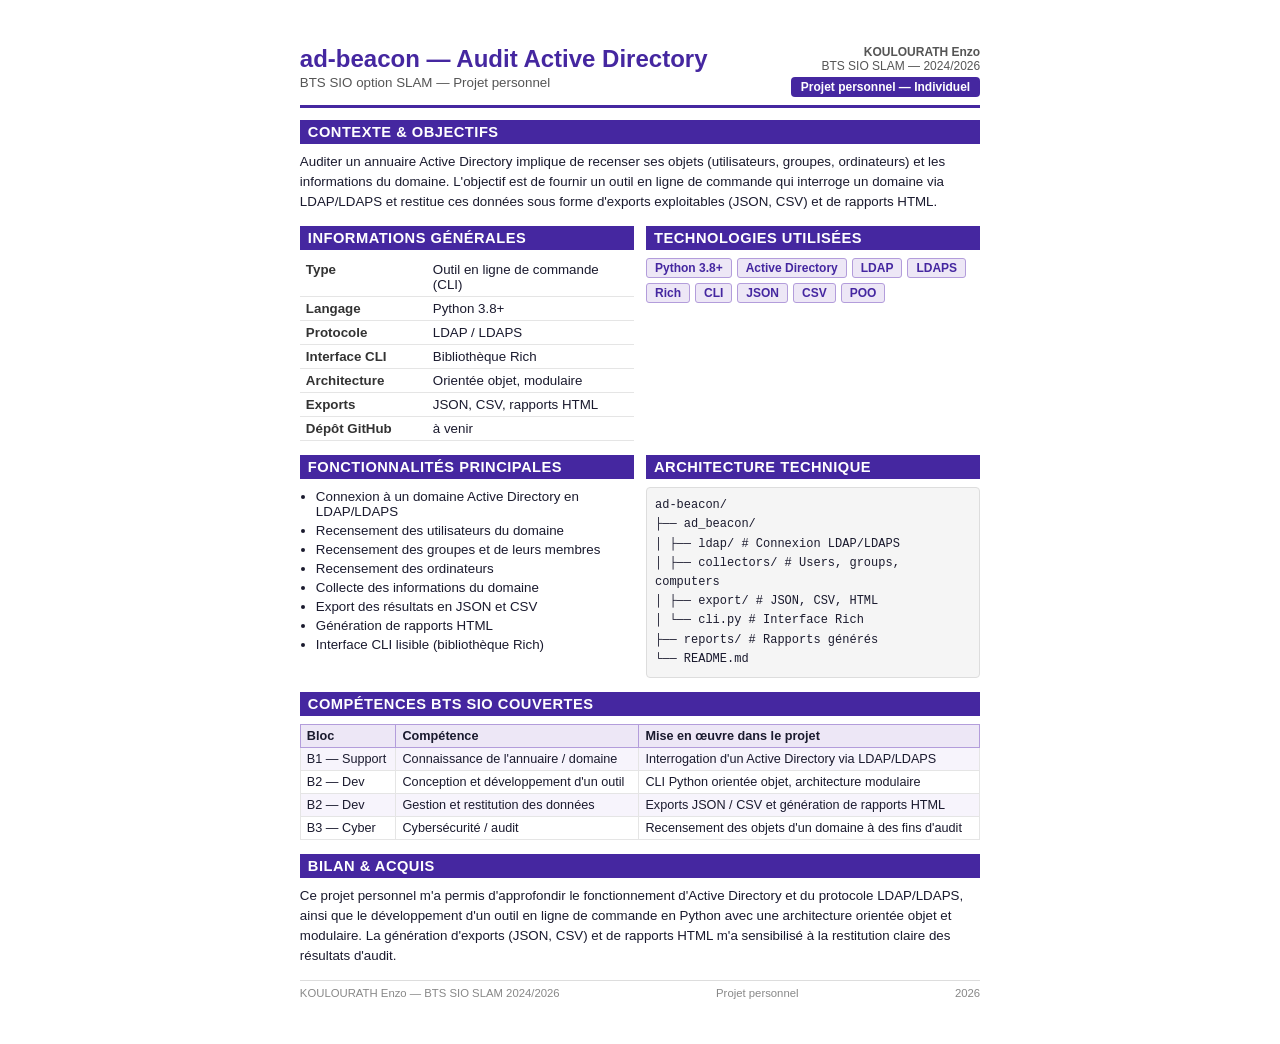
<file: fiche_ad_beacon.html>
<!DOCTYPE html>
<html lang="fr">
<head>
<meta charset="UTF-8">
<meta name="viewport" content="width=device-width, initial-scale=1.0">
<title>Fiche Projet Perso — ad-beacon</title>
<style>
  * { box-sizing: border-box; margin: 0; padding: 0; }
  body { font-family: 'Segoe UI', Arial, sans-serif; font-size: 11pt; color: #1a1a2e; background: #fff; }

  .page { max-width: 210mm; margin: 0 auto; padding: 12mm 15mm; }

  /* En-tête */
  .header { display: flex; justify-content: space-between; align-items: flex-start; border-bottom: 3px solid #4527a0; padding-bottom: 8px; margin-bottom: 12px; }
  .header-left h1 { font-size: 18pt; font-weight: 700; color: #4527a0; }
  .header-left .subtitle { font-size: 10pt; color: #555; margin-top: 2px; }
  .header-right { text-align: right; font-size: 9pt; color: #555; }
  .badge { display: inline-block; background: #4527a0; color: #fff; padding: 3px 10px; border-radius: 4px; font-size: 9pt; font-weight: 600; margin-top: 4px; }

  /* Sections */
  .section { margin-bottom: 14px; }
  .section h2 { font-size: 11pt; font-weight: 700; text-transform: uppercase; letter-spacing: 0.5px; color: #fff; background: #4527a0; padding: 4px 8px; margin-bottom: 8px; }

  /* Grille 2 colonnes */
  .grid-2 { display: grid; grid-template-columns: 1fr 1fr; gap: 12px; }

  /* Info list */
  .info-table { width: 100%; border-collapse: collapse; font-size: 10pt; }
  .info-table tr { border-bottom: 1px solid #e5e5e5; }
  .info-table td { padding: 4px 6px; vertical-align: top; }
  .info-table td:first-child { font-weight: 600; width: 38%; color: #333; white-space: nowrap; }

  /* Tags technos */
  .tags { display: flex; flex-wrap: wrap; gap: 5px; margin-top: 6px; }
  .tag { background: #ede7f6; color: #4527a0; border: 1px solid #b39ddb; padding: 2px 8px; border-radius: 3px; font-size: 9pt; font-weight: 600; }

  /* Fonctionnalités */
  .feature-list { padding-left: 16px; }
  .feature-list li { padding: 2px 0; font-size: 10pt; }

  /* Tableau compétences */
  .comp-table { width: 100%; border-collapse: collapse; font-size: 9.5pt; }
  .comp-table th { background: #ede7f6; padding: 4px 6px; text-align: left; font-weight: 600; border: 1px solid #b39ddb; }
  .comp-table td { padding: 4px 6px; border: 1px solid #e5e5e5; vertical-align: top; }
  .comp-table tr:nth-child(even) { background: #f7f4fc; }

  /* Architecture */
  .arch-box { background: #f5f5f5; border: 1px solid #ddd; border-radius: 4px; padding: 8px; font-family: monospace; font-size: 9pt; line-height: 1.6; }

  /* Footer */
  .footer { margin-top: 14px; border-top: 1px solid #ddd; padding-top: 6px; display: flex; justify-content: space-between; font-size: 8.5pt; color: #888; }

  @media print {
    body { font-size: 10.5pt; }
    .page { padding: 8mm 12mm; max-width: 100%; }
  }
</style>
</head>
<body>
<div class="page">

  <!-- EN-TÊTE -->
  <div class="header">
    <div class="header-left">
      <h1>ad-beacon — Audit Active Directory</h1>
      <div class="subtitle">BTS SIO option SLAM — Projet personnel</div>
    </div>
    <div class="header-right">
      <div><strong>KOULOURATH Enzo</strong></div>
      <div>BTS SIO SLAM — 2024/2026</div>
      <div class="badge">Projet personnel — Individuel</div>
    </div>
  </div>

  <!-- CONTEXTE & OBJECTIFS -->
  <div class="section">
    <h2>Contexte & Objectifs</h2>
    <p style="font-size:10pt; line-height:1.5;">
      Auditer un annuaire Active Directory implique de recenser ses objets (utilisateurs, groupes, ordinateurs) et les
      informations du domaine. L'objectif est de fournir un outil en ligne de commande qui interroge un domaine via
      LDAP/LDAPS et restitue ces données sous forme d'exports exploitables (JSON, CSV) et de rapports HTML.
    </p>
  </div>

  <!-- INFOS PROJET + TECHNOS -->
  <div class="grid-2">
    <div class="section">
      <h2>Informations générales</h2>
      <table class="info-table">
        <tr><td>Type</td><td>Outil en ligne de commande (CLI)</td></tr>
        <tr><td>Langage</td><td>Python 3.8+</td></tr>
        <tr><td>Protocole</td><td>LDAP / LDAPS</td></tr>
        <tr><td>Interface CLI</td><td>Bibliothèque Rich</td></tr>
        <tr><td>Architecture</td><td>Orientée objet, modulaire</td></tr>
        <tr><td>Exports</td><td>JSON, CSV, rapports HTML</td></tr>
        <!-- TODO Enzo : ajouter l'URL du dépôt ad-beacon, ou retirer cette ligne -->
        <tr><td>Dépôt GitHub</td><td>à venir</td></tr>
      </table>
    </div>

    <div class="section">
      <h2>Technologies utilisées</h2>
      <div class="tags">
        <span class="tag">Python 3.8+</span>
        <span class="tag">Active Directory</span>
        <span class="tag">LDAP</span>
        <span class="tag">LDAPS</span>
        <span class="tag">Rich</span>
        <span class="tag">CLI</span>
        <span class="tag">JSON</span>
        <span class="tag">CSV</span>
        <span class="tag">POO</span>
      </div>
    </div>
  </div>

  <!-- FONCTIONNALITÉS -->
  <div class="grid-2">
    <div class="section">
      <h2>Fonctionnalités principales</h2>
      <ul class="feature-list">
        <li>Connexion à un domaine Active Directory en LDAP/LDAPS</li>
        <li>Recensement des utilisateurs du domaine</li>
        <li>Recensement des groupes et de leurs membres</li>
        <li>Recensement des ordinateurs</li>
        <li>Collecte des informations du domaine</li>
        <li>Export des résultats en JSON et CSV</li>
        <li>Génération de rapports HTML</li>
        <li>Interface CLI lisible (bibliothèque Rich)</li>
      </ul>
    </div>

    <div class="section">
      <h2>Architecture technique</h2>
      <div class="arch-box">
ad-beacon/<br>
├── ad_beacon/<br>
│   ├── ldap/          # Connexion LDAP/LDAPS<br>
│   ├── collectors/    # Users, groups, computers<br>
│   ├── export/        # JSON, CSV, HTML<br>
│   └── cli.py         # Interface Rich<br>
├── reports/           # Rapports générés<br>
└── README.md
      </div>
    </div>
  </div>

  <!-- COMPÉTENCES BTS SIO -->
  <div class="section">
    <h2>Compétences BTS SIO couvertes</h2>
    <table class="comp-table">
      <tr>
        <th>Bloc</th>
        <th>Compétence</th>
        <th>Mise en œuvre dans le projet</th>
      </tr>
      <tr>
        <td>B1 — Support</td>
        <td>Connaissance de l'annuaire / domaine</td>
        <td>Interrogation d'un Active Directory via LDAP/LDAPS</td>
      </tr>
      <tr>
        <td>B2 — Dev</td>
        <td>Conception et développement d'un outil</td>
        <td>CLI Python orientée objet, architecture modulaire</td>
      </tr>
      <tr>
        <td>B2 — Dev</td>
        <td>Gestion et restitution des données</td>
        <td>Exports JSON / CSV et génération de rapports HTML</td>
      </tr>
      <tr>
        <td>B3 — Cyber</td>
        <td>Cybersécurité / audit</td>
        <td>Recensement des objets d'un domaine à des fins d'audit</td>
      </tr>
    </table>
  </div>

  <!-- BILAN -->
  <div class="section">
    <h2>Bilan & acquis</h2>
    <p style="font-size:10pt; line-height:1.5;">
      Ce projet personnel m'a permis d'approfondir le fonctionnement d'Active Directory et du protocole LDAP/LDAPS, ainsi
      que le développement d'un outil en ligne de commande en Python avec une architecture orientée objet et modulaire.
      La génération d'exports (JSON, CSV) et de rapports HTML m'a sensibilisé à la restitution claire des résultats d'audit.
    </p>
  </div>

  <div class="footer">
    <span>KOULOURATH Enzo — BTS SIO SLAM 2024/2026</span>
    <!-- TODO Enzo : remplacer par l'URL du dépôt ad-beacon -->
    <span>Projet personnel</span>
    <span>2026</span>
  </div>

</div>
</body>
</html>
</file>
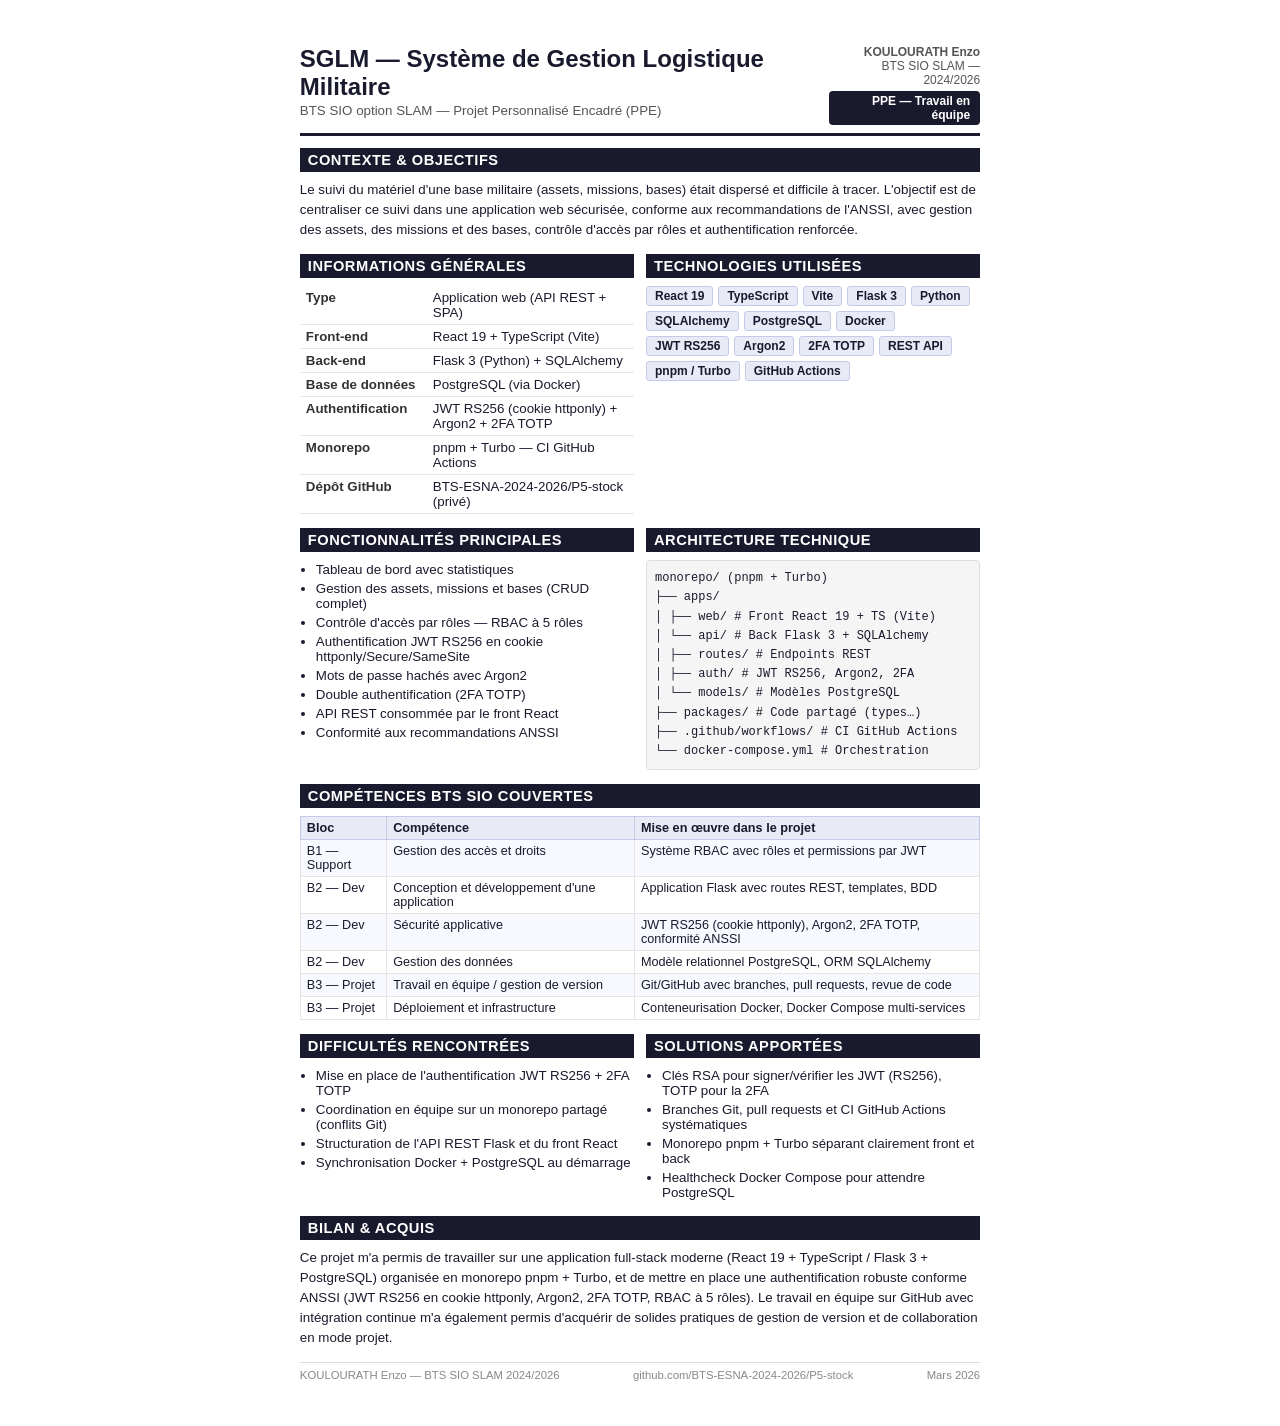
<file: fiche_p5_stock.html>
<!DOCTYPE html>
<html lang="fr">
<head>
<meta charset="UTF-8">
<meta name="viewport" content="width=device-width, initial-scale=1.0">
<title>Fiche PPE — P5 Gestion Logistique</title>
<style>
  * { box-sizing: border-box; margin: 0; padding: 0; }
  body { font-family: 'Segoe UI', Arial, sans-serif; font-size: 11pt; color: #1a1a2e; background: #fff; }

  .page { max-width: 210mm; margin: 0 auto; padding: 12mm 15mm; }

  /* En-tête */
  .header { display: flex; justify-content: space-between; align-items: flex-start; border-bottom: 3px solid #1a1a2e; padding-bottom: 8px; margin-bottom: 12px; }
  .header-left h1 { font-size: 18pt; font-weight: 700; color: #1a1a2e; }
  .header-left .subtitle { font-size: 10pt; color: #555; margin-top: 2px; }
  .header-right { text-align: right; font-size: 9pt; color: #555; }
  .badge { display: inline-block; background: #1a1a2e; color: #fff; padding: 3px 10px; border-radius: 4px; font-size: 9pt; font-weight: 600; margin-top: 4px; }

  /* Sections */
  .section { margin-bottom: 14px; }
  .section h2 { font-size: 11pt; font-weight: 700; text-transform: uppercase; letter-spacing: 0.5px; color: #fff; background: #1a1a2e; padding: 4px 8px; margin-bottom: 8px; }

  /* Grille 2 colonnes */
  .grid-2 { display: grid; grid-template-columns: 1fr 1fr; gap: 12px; }

  /* Info list */
  .info-table { width: 100%; border-collapse: collapse; font-size: 10pt; }
  .info-table tr { border-bottom: 1px solid #e5e5e5; }
  .info-table td { padding: 4px 6px; vertical-align: top; }
  .info-table td:first-child { font-weight: 600; width: 38%; color: #333; white-space: nowrap; }

  /* Tags technos */
  .tags { display: flex; flex-wrap: wrap; gap: 5px; margin-top: 6px; }
  .tag { background: #e8eaf6; color: #1a1a2e; border: 1px solid #c5cae9; padding: 2px 8px; border-radius: 3px; font-size: 9pt; font-weight: 600; }

  /* Fonctionnalités */
  .feature-list { padding-left: 16px; }
  .feature-list li { padding: 2px 0; font-size: 10pt; }

  /* Tableau compétences */
  .comp-table { width: 100%; border-collapse: collapse; font-size: 9.5pt; }
  .comp-table th { background: #e8eaf6; padding: 4px 6px; text-align: left; font-weight: 600; border: 1px solid #c5cae9; }
  .comp-table td { padding: 4px 6px; border: 1px solid #e5e5e5; vertical-align: top; }
  .comp-table tr:nth-child(even) { background: #f8f9ff; }

  /* Architecture */
  .arch-box { background: #f5f5f5; border: 1px solid #ddd; border-radius: 4px; padding: 8px; font-family: monospace; font-size: 9pt; line-height: 1.6; }

  /* Footer */
  .footer { margin-top: 14px; border-top: 1px solid #ddd; padding-top: 6px; display: flex; justify-content: space-between; font-size: 8.5pt; color: #888; }

  @media print {
    body { font-size: 10.5pt; }
    .page { padding: 8mm 12mm; max-width: 100%; }
  }
</style>
</head>
<body>
<div class="page">

  <!-- EN-TÊTE -->
  <div class="header">
    <div class="header-left">
      <h1>SGLM — Système de Gestion Logistique Militaire</h1>
      <div class="subtitle">BTS SIO option SLAM — Projet Personnalisé Encadré (PPE)</div>
    </div>
    <div class="header-right">
      <div><strong>KOULOURATH Enzo</strong></div>
      <div>BTS SIO SLAM — 2024/2026</div>
      <div class="badge">PPE — Travail en équipe</div>
    </div>
  </div>

  <!-- CONTEXTE & OBJECTIFS -->
  <div class="section">
    <h2>Contexte & Objectifs</h2>
    <p style="font-size:10pt; line-height:1.5;">
      Le suivi du matériel d'une base militaire (assets, missions, bases) était dispersé et difficile à tracer. L'objectif est de
      centraliser ce suivi dans une application web sécurisée, conforme aux recommandations de l'ANSSI, avec gestion des assets,
      des missions et des bases, contrôle d'accès par rôles et authentification renforcée.
    </p>
  </div>

  <!-- INFOS PROJET + TECHNOS -->
  <div class="grid-2">
    <div class="section">
      <h2>Informations générales</h2>
      <table class="info-table">
        <tr><td>Type</td><td>Application web (API REST + SPA)</td></tr>
        <tr><td>Front-end</td><td>React 19 + TypeScript (Vite)</td></tr>
        <tr><td>Back-end</td><td>Flask 3 (Python) + SQLAlchemy</td></tr>
        <tr><td>Base de données</td><td>PostgreSQL (via Docker)</td></tr>
        <tr><td>Authentification</td><td>JWT RS256 (cookie httponly) + Argon2 + 2FA TOTP</td></tr>
        <tr><td>Monorepo</td><td>pnpm + Turbo — CI GitHub Actions</td></tr>
        <tr><td>Dépôt GitHub</td><td>BTS-ESNA-2024-2026/P5-stock (privé)</td></tr>
      </table>
    </div>

    <div class="section">
      <h2>Technologies utilisées</h2>
      <div class="tags">
        <span class="tag">React 19</span>
        <span class="tag">TypeScript</span>
        <span class="tag">Vite</span>
        <span class="tag">Flask 3</span>
        <span class="tag">Python</span>
        <span class="tag">SQLAlchemy</span>
        <span class="tag">PostgreSQL</span>
        <span class="tag">Docker</span>
        <span class="tag">JWT RS256</span>
        <span class="tag">Argon2</span>
        <span class="tag">2FA TOTP</span>
        <span class="tag">REST API</span>
        <span class="tag">pnpm / Turbo</span>
        <span class="tag">GitHub Actions</span>
      </div>
    </div>
  </div>

  <!-- FONCTIONNALITÉS -->
  <div class="grid-2">
    <div class="section">
      <h2>Fonctionnalités principales</h2>
      <ul class="feature-list">
        <li>Tableau de bord avec statistiques</li>
        <li>Gestion des assets, missions et bases (CRUD complet)</li>
        <li>Contrôle d'accès par rôles — RBAC à 5 rôles</li>
        <li>Authentification JWT RS256 en cookie httponly/Secure/SameSite</li>
        <li>Mots de passe hachés avec Argon2</li>
        <li>Double authentification (2FA TOTP)</li>
        <li>API REST consommée par le front React</li>
        <li>Conformité aux recommandations ANSSI</li>
      </ul>
    </div>

    <div class="section">
      <h2>Architecture technique</h2>
      <div class="arch-box">
monorepo/   (pnpm + Turbo)<br>
├── apps/<br>
│   ├── web/        # Front React 19 + TS (Vite)<br>
│   └── api/        # Back Flask 3 + SQLAlchemy<br>
│       ├── routes/     # Endpoints REST<br>
│       ├── auth/       # JWT RS256, Argon2, 2FA<br>
│       └── models/     # Modèles PostgreSQL<br>
├── packages/       # Code partagé (types…)<br>
├── .github/workflows/  # CI GitHub Actions<br>
└── docker-compose.yml  # Orchestration
      </div>
    </div>
  </div>

  <!-- COMPÉTENCES BTS SIO -->
  <div class="section">
    <h2>Compétences BTS SIO couvertes</h2>
    <table class="comp-table">
      <tr>
        <th>Bloc</th>
        <th>Compétence</th>
        <th>Mise en œuvre dans le projet</th>
      </tr>
      <tr>
        <td>B1 — Support</td>
        <td>Gestion des accès et droits</td>
        <td>Système RBAC avec rôles et permissions par JWT</td>
      </tr>
      <tr>
        <td>B2 — Dev</td>
        <td>Conception et développement d'une application</td>
        <td>Application Flask avec routes REST, templates, BDD</td>
      </tr>
      <tr>
        <td>B2 — Dev</td>
        <td>Sécurité applicative</td>
        <td>JWT RS256 (cookie httponly), Argon2, 2FA TOTP, conformité ANSSI</td>
      </tr>
      <tr>
        <td>B2 — Dev</td>
        <td>Gestion des données</td>
        <td>Modèle relationnel PostgreSQL, ORM SQLAlchemy</td>
      </tr>
      <tr>
        <td>B3 — Projet</td>
        <td>Travail en équipe / gestion de version</td>
        <td>Git/GitHub avec branches, pull requests, revue de code</td>
      </tr>
      <tr>
        <td>B3 — Projet</td>
        <td>Déploiement et infrastructure</td>
        <td>Conteneurisation Docker, Docker Compose multi-services</td>
      </tr>
    </table>
  </div>

  <!-- DIFFICULTÉS & SOLUTIONS -->
  <div class="grid-2">
    <div class="section">
      <h2>Difficultés rencontrées</h2>
      <ul class="feature-list">
        <li>Mise en place de l'authentification JWT RS256 + 2FA TOTP</li>
        <li>Coordination en équipe sur un monorepo partagé (conflits Git)</li>
        <li>Structuration de l'API REST Flask et du front React</li>
        <li>Synchronisation Docker + PostgreSQL au démarrage</li>
      </ul>
    </div>

    <div class="section">
      <h2>Solutions apportées</h2>
      <ul class="feature-list">
        <li>Clés RSA pour signer/vérifier les JWT (RS256), TOTP pour la 2FA</li>
        <li>Branches Git, pull requests et CI GitHub Actions systématiques</li>
        <li>Monorepo pnpm + Turbo séparant clairement front et back</li>
        <li>Healthcheck Docker Compose pour attendre PostgreSQL</li>
      </ul>
    </div>
  </div>

  <!-- BILAN -->
  <div class="section">
    <h2>Bilan & acquis</h2>
    <p style="font-size:10pt; line-height:1.5;">
      Ce projet m'a permis de travailler sur une application full-stack moderne (React 19 + TypeScript / Flask 3 + PostgreSQL)
      organisée en monorepo pnpm + Turbo, et de mettre en place une authentification robuste conforme ANSSI (JWT RS256 en
      cookie httponly, Argon2, 2FA TOTP, RBAC à 5 rôles). Le travail en équipe sur GitHub avec intégration continue m'a
      également permis d'acquérir de solides pratiques de gestion de version et de collaboration en mode projet.
    </p>
  </div>

  <div class="footer">
    <span>KOULOURATH Enzo — BTS SIO SLAM 2024/2026</span>
    <span>github.com/BTS-ESNA-2024-2026/P5-stock</span>
    <span>Mars 2026</span>
  </div>

</div>
</body>
</html>
</file>
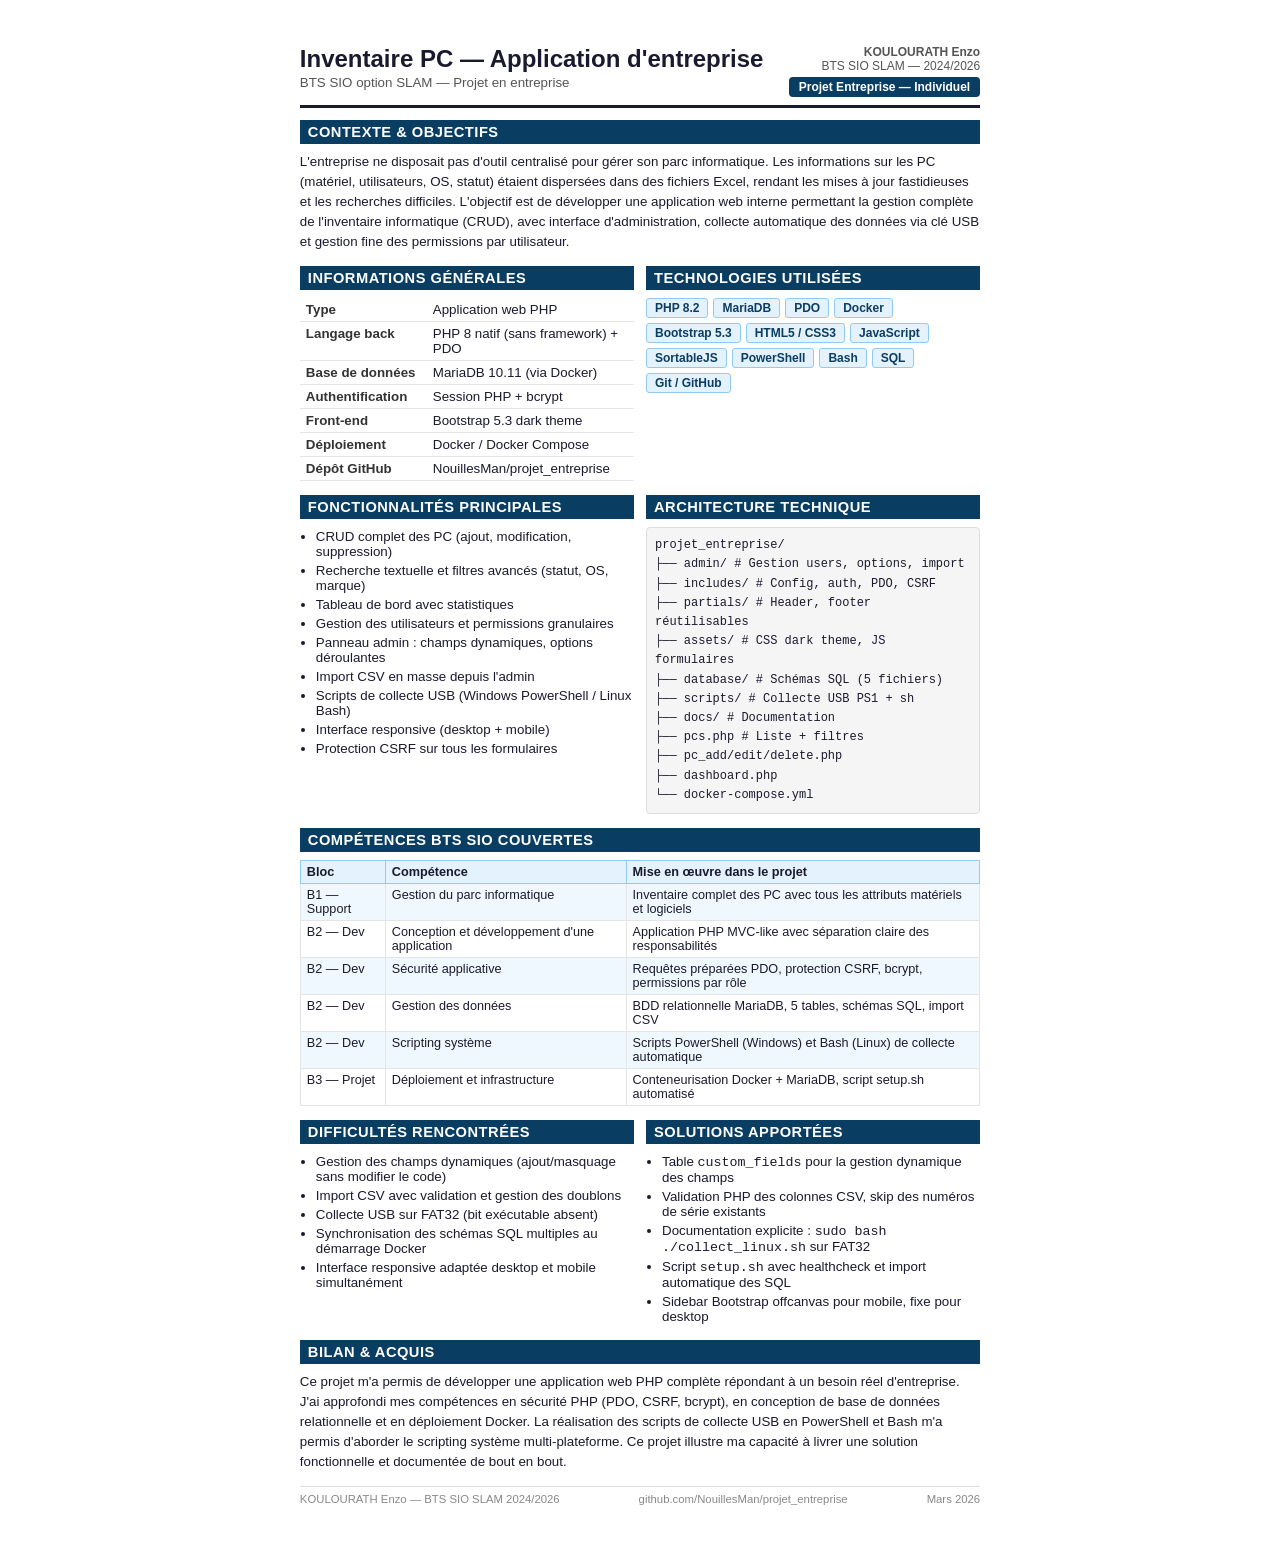
<file: fiche_projet_entreprise.html>
<!DOCTYPE html>
<html lang="fr">
<head>
<meta charset="UTF-8">
<meta name="viewport" content="width=device-width, initial-scale=1.0">
<title>Fiche Projet Entreprise — Inventaire PC</title>
<style>
  * { box-sizing: border-box; margin: 0; padding: 0; }
  body { font-family: 'Segoe UI', Arial, sans-serif; font-size: 11pt; color: #1a1a2e; background: #fff; }

  .page { max-width: 210mm; margin: 0 auto; padding: 12mm 15mm; }

  /* En-tête */
  .header { display: flex; justify-content: space-between; align-items: flex-start; border-bottom: 3px solid #1a1a2e; padding-bottom: 8px; margin-bottom: 12px; }
  .header-left h1 { font-size: 18pt; font-weight: 700; color: #1a1a2e; }
  .header-left .subtitle { font-size: 10pt; color: #555; margin-top: 2px; }
  .header-right { text-align: right; font-size: 9pt; color: #555; }
  .badge { display: inline-block; background: #0a3d62; color: #fff; padding: 3px 10px; border-radius: 4px; font-size: 9pt; font-weight: 600; margin-top: 4px; }

  /* Sections */
  .section { margin-bottom: 14px; }
  .section h2 { font-size: 11pt; font-weight: 700; text-transform: uppercase; letter-spacing: 0.5px; color: #fff; background: #0a3d62; padding: 4px 8px; margin-bottom: 8px; }

  /* Grille 2 colonnes */
  .grid-2 { display: grid; grid-template-columns: 1fr 1fr; gap: 12px; }

  /* Info list */
  .info-table { width: 100%; border-collapse: collapse; font-size: 10pt; }
  .info-table tr { border-bottom: 1px solid #e5e5e5; }
  .info-table td { padding: 4px 6px; vertical-align: top; }
  .info-table td:first-child { font-weight: 600; width: 38%; color: #333; white-space: nowrap; }

  /* Tags technos */
  .tags { display: flex; flex-wrap: wrap; gap: 5px; margin-top: 6px; }
  .tag { background: #e3f2fd; color: #0a3d62; border: 1px solid #90caf9; padding: 2px 8px; border-radius: 3px; font-size: 9pt; font-weight: 600; }

  /* Fonctionnalités */
  .feature-list { padding-left: 16px; }
  .feature-list li { padding: 2px 0; font-size: 10pt; }

  /* Tableau compétences */
  .comp-table { width: 100%; border-collapse: collapse; font-size: 9.5pt; }
  .comp-table th { background: #e3f2fd; padding: 4px 6px; text-align: left; font-weight: 600; border: 1px solid #90caf9; }
  .comp-table td { padding: 4px 6px; border: 1px solid #e5e5e5; vertical-align: top; }
  .comp-table tr:nth-child(even) { background: #f0f8ff; }

  /* Architecture */
  .arch-box { background: #f5f5f5; border: 1px solid #ddd; border-radius: 4px; padding: 8px; font-family: monospace; font-size: 9pt; line-height: 1.6; }

  /* Footer */
  .footer { margin-top: 14px; border-top: 1px solid #ddd; padding-top: 6px; display: flex; justify-content: space-between; font-size: 8.5pt; color: #888; }

  @media print {
    body { font-size: 10.5pt; }
    .page { padding: 8mm 12mm; max-width: 100%; }
  }
</style>
</head>
<body>
<div class="page">

  <!-- EN-TÊTE -->
  <div class="header">
    <div class="header-left">
      <h1>Inventaire PC — Application d'entreprise</h1>
      <div class="subtitle">BTS SIO option SLAM — Projet en entreprise</div>
    </div>
    <div class="header-right">
      <div><strong>KOULOURATH Enzo</strong></div>
      <div>BTS SIO SLAM — 2024/2026</div>
      <div class="badge">Projet Entreprise — Individuel</div>
    </div>
  </div>

  <!-- CONTEXTE & OBJECTIFS -->
  <div class="section">
    <h2>Contexte & Objectifs</h2>
    <p style="font-size:10pt; line-height:1.5;">
      L'entreprise ne disposait pas d'outil centralisé pour gérer son parc informatique. Les informations sur les PC
      (matériel, utilisateurs, OS, statut) étaient dispersées dans des fichiers Excel, rendant les mises à jour fastidieuses
      et les recherches difficiles. L'objectif est de développer une application web interne permettant la gestion complète
      de l'inventaire informatique (CRUD), avec interface d'administration, collecte automatique des données via clé USB
      et gestion fine des permissions par utilisateur.
    </p>
  </div>

  <!-- INFOS PROJET + TECHNOS -->
  <div class="grid-2">
    <div class="section">
      <h2>Informations générales</h2>
      <table class="info-table">
        <tr><td>Type</td><td>Application web PHP</td></tr>
        <tr><td>Langage back</td><td>PHP 8 natif (sans framework) + PDO</td></tr>
        <tr><td>Base de données</td><td>MariaDB 10.11 (via Docker)</td></tr>
        <tr><td>Authentification</td><td>Session PHP + bcrypt</td></tr>
        <tr><td>Front-end</td><td>Bootstrap 5.3 dark theme</td></tr>
        <tr><td>Déploiement</td><td>Docker / Docker Compose</td></tr>
        <tr><td>Dépôt GitHub</td><td>NouillesMan/projet_entreprise</td></tr>
      </table>
    </div>

    <div class="section">
      <h2>Technologies utilisées</h2>
      <div class="tags">
        <span class="tag">PHP 8.2</span>
        <span class="tag">MariaDB</span>
        <span class="tag">PDO</span>
        <span class="tag">Docker</span>
        <span class="tag">Bootstrap 5.3</span>
        <span class="tag">HTML5 / CSS3</span>
        <span class="tag">JavaScript</span>
        <span class="tag">SortableJS</span>
        <span class="tag">PowerShell</span>
        <span class="tag">Bash</span>
        <span class="tag">SQL</span>
        <span class="tag">Git / GitHub</span>
      </div>
    </div>
  </div>

  <!-- FONCTIONNALITÉS -->
  <div class="grid-2">
    <div class="section">
      <h2>Fonctionnalités principales</h2>
      <ul class="feature-list">
        <li>CRUD complet des PC (ajout, modification, suppression)</li>
        <li>Recherche textuelle et filtres avancés (statut, OS, marque)</li>
        <li>Tableau de bord avec statistiques</li>
        <li>Gestion des utilisateurs et permissions granulaires</li>
        <li>Panneau admin : champs dynamiques, options déroulantes</li>
        <li>Import CSV en masse depuis l'admin</li>
        <li>Scripts de collecte USB (Windows PowerShell / Linux Bash)</li>
        <li>Interface responsive (desktop + mobile)</li>
        <li>Protection CSRF sur tous les formulaires</li>
      </ul>
    </div>

    <div class="section">
      <h2>Architecture technique</h2>
      <div class="arch-box">
projet_entreprise/<br>
├── admin/          # Gestion users, options, import<br>
├── includes/       # Config, auth, PDO, CSRF<br>
├── partials/       # Header, footer réutilisables<br>
├── assets/         # CSS dark theme, JS formulaires<br>
├── database/       # Schémas SQL (5 fichiers)<br>
├── scripts/        # Collecte USB PS1 + sh<br>
├── docs/           # Documentation<br>
├── pcs.php         # Liste + filtres<br>
├── pc_add/edit/delete.php<br>
├── dashboard.php<br>
└── docker-compose.yml
      </div>
    </div>
  </div>

  <!-- COMPÉTENCES BTS SIO -->
  <div class="section">
    <h2>Compétences BTS SIO couvertes</h2>
    <table class="comp-table">
      <tr>
        <th>Bloc</th>
        <th>Compétence</th>
        <th>Mise en œuvre dans le projet</th>
      </tr>
      <tr>
        <td>B1 — Support</td>
        <td>Gestion du parc informatique</td>
        <td>Inventaire complet des PC avec tous les attributs matériels et logiciels</td>
      </tr>
      <tr>
        <td>B2 — Dev</td>
        <td>Conception et développement d'une application</td>
        <td>Application PHP MVC-like avec séparation claire des responsabilités</td>
      </tr>
      <tr>
        <td>B2 — Dev</td>
        <td>Sécurité applicative</td>
        <td>Requêtes préparées PDO, protection CSRF, bcrypt, permissions par rôle</td>
      </tr>
      <tr>
        <td>B2 — Dev</td>
        <td>Gestion des données</td>
        <td>BDD relationnelle MariaDB, 5 tables, schémas SQL, import CSV</td>
      </tr>
      <tr>
        <td>B2 — Dev</td>
        <td>Scripting système</td>
        <td>Scripts PowerShell (Windows) et Bash (Linux) de collecte automatique</td>
      </tr>
      <tr>
        <td>B3 — Projet</td>
        <td>Déploiement et infrastructure</td>
        <td>Conteneurisation Docker + MariaDB, script setup.sh automatisé</td>
      </tr>
    </table>
  </div>

  <!-- DIFFICULTÉS & SOLUTIONS -->
  <div class="grid-2">
    <div class="section">
      <h2>Difficultés rencontrées</h2>
      <ul class="feature-list">
        <li>Gestion des champs dynamiques (ajout/masquage sans modifier le code)</li>
        <li>Import CSV avec validation et gestion des doublons</li>
        <li>Collecte USB sur FAT32 (bit exécutable absent)</li>
        <li>Synchronisation des schémas SQL multiples au démarrage Docker</li>
        <li>Interface responsive adaptée desktop et mobile simultanément</li>
      </ul>
    </div>

    <div class="section">
      <h2>Solutions apportées</h2>
      <ul class="feature-list">
        <li>Table <code>custom_fields</code> pour la gestion dynamique des champs</li>
        <li>Validation PHP des colonnes CSV, skip des numéros de série existants</li>
        <li>Documentation explicite : <code>sudo bash ./collect_linux.sh</code> sur FAT32</li>
        <li>Script <code>setup.sh</code> avec healthcheck et import automatique des SQL</li>
        <li>Sidebar Bootstrap offcanvas pour mobile, fixe pour desktop</li>
      </ul>
    </div>
  </div>

  <!-- BILAN -->
  <div class="section">
    <h2>Bilan & acquis</h2>
    <p style="font-size:10pt; line-height:1.5;">
      Ce projet m'a permis de développer une application web PHP complète répondant à un besoin réel d'entreprise.
      J'ai approfondi mes compétences en sécurité PHP (PDO, CSRF, bcrypt), en conception de base de données relationnelle
      et en déploiement Docker. La réalisation des scripts de collecte USB en PowerShell et Bash m'a permis d'aborder
      le scripting système multi-plateforme. Ce projet illustre ma capacité à livrer une solution fonctionnelle et
      documentée de bout en bout.
    </p>
  </div>

  <div class="footer">
    <span>KOULOURATH Enzo — BTS SIO SLAM 2024/2026</span>
    <span>github.com/NouillesMan/projet_entreprise</span>
    <span>Mars 2026</span>
  </div>

</div>
</body>
</html>
</file>
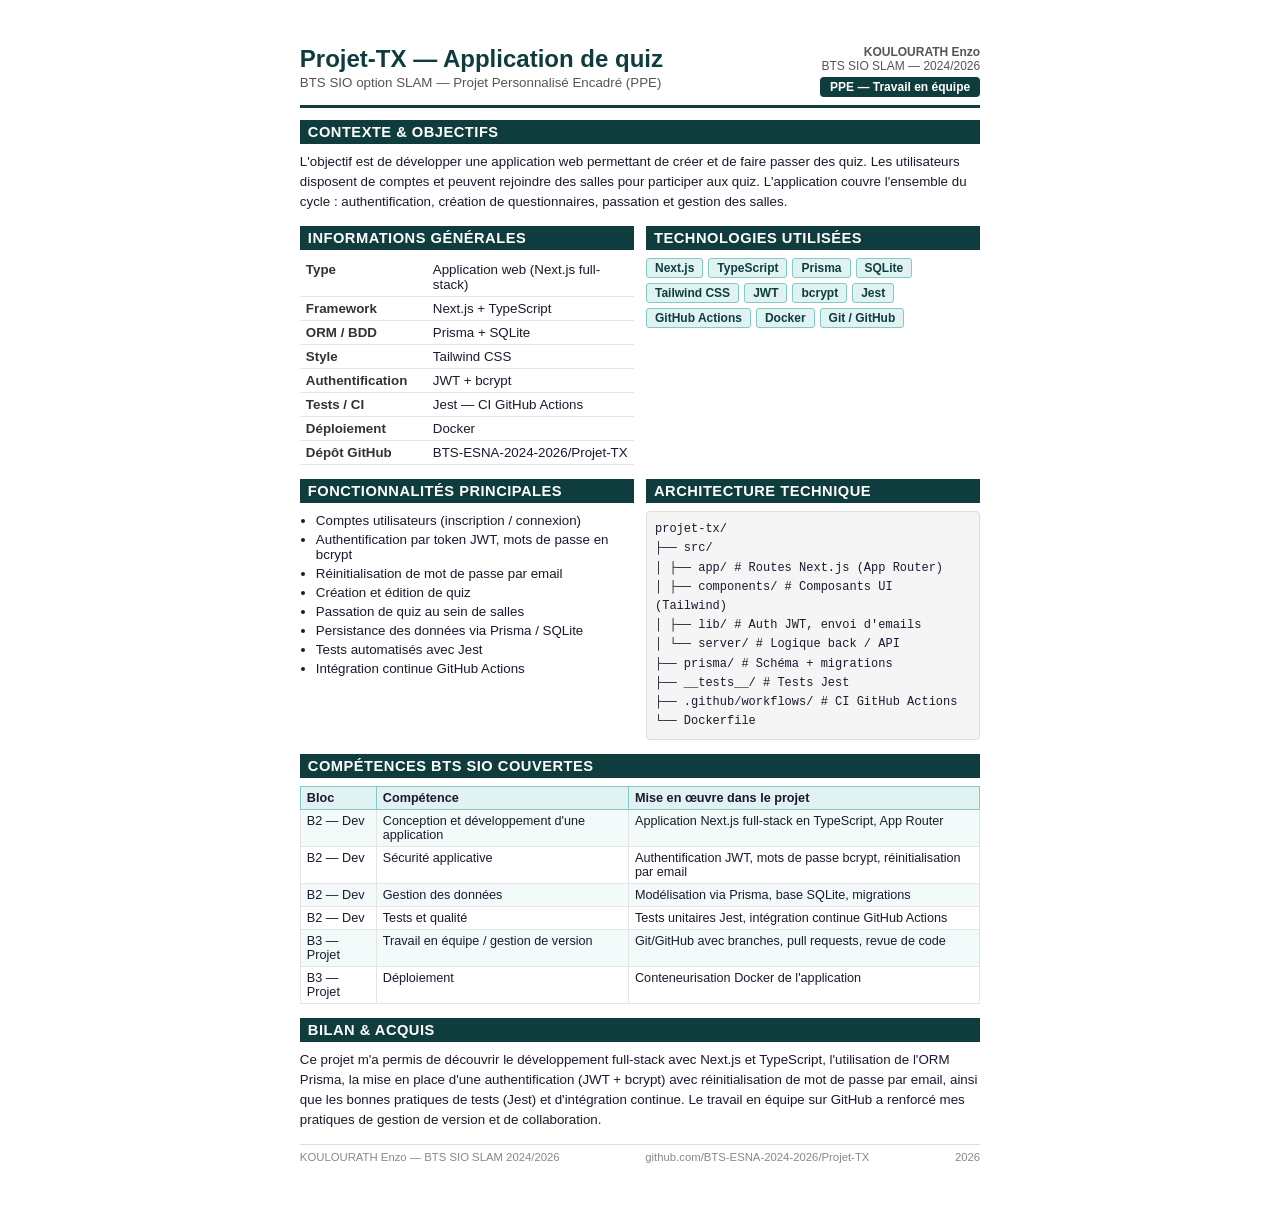
<file: fiche_projet_tx.html>
<!DOCTYPE html>
<html lang="fr">
<head>
<meta charset="UTF-8">
<meta name="viewport" content="width=device-width, initial-scale=1.0">
<title>Fiche PPE — Projet-TX (Quiz)</title>
<style>
  * { box-sizing: border-box; margin: 0; padding: 0; }
  body { font-family: 'Segoe UI', Arial, sans-serif; font-size: 11pt; color: #1a1a2e; background: #fff; }

  .page { max-width: 210mm; margin: 0 auto; padding: 12mm 15mm; }

  /* En-tête */
  .header { display: flex; justify-content: space-between; align-items: flex-start; border-bottom: 3px solid #0f3d3e; padding-bottom: 8px; margin-bottom: 12px; }
  .header-left h1 { font-size: 18pt; font-weight: 700; color: #0f3d3e; }
  .header-left .subtitle { font-size: 10pt; color: #555; margin-top: 2px; }
  .header-right { text-align: right; font-size: 9pt; color: #555; }
  .badge { display: inline-block; background: #0f3d3e; color: #fff; padding: 3px 10px; border-radius: 4px; font-size: 9pt; font-weight: 600; margin-top: 4px; }

  /* Sections */
  .section { margin-bottom: 14px; }
  .section h2 { font-size: 11pt; font-weight: 700; text-transform: uppercase; letter-spacing: 0.5px; color: #fff; background: #0f3d3e; padding: 4px 8px; margin-bottom: 8px; }

  /* Grille 2 colonnes */
  .grid-2 { display: grid; grid-template-columns: 1fr 1fr; gap: 12px; }

  /* Info list */
  .info-table { width: 100%; border-collapse: collapse; font-size: 10pt; }
  .info-table tr { border-bottom: 1px solid #e5e5e5; }
  .info-table td { padding: 4px 6px; vertical-align: top; }
  .info-table td:first-child { font-weight: 600; width: 38%; color: #333; white-space: nowrap; }

  /* Tags technos */
  .tags { display: flex; flex-wrap: wrap; gap: 5px; margin-top: 6px; }
  .tag { background: #e0f2f1; color: #0f3d3e; border: 1px solid #80cbc4; padding: 2px 8px; border-radius: 3px; font-size: 9pt; font-weight: 600; }

  /* Fonctionnalités */
  .feature-list { padding-left: 16px; }
  .feature-list li { padding: 2px 0; font-size: 10pt; }

  /* Tableau compétences */
  .comp-table { width: 100%; border-collapse: collapse; font-size: 9.5pt; }
  .comp-table th { background: #e0f2f1; padding: 4px 6px; text-align: left; font-weight: 600; border: 1px solid #80cbc4; }
  .comp-table td { padding: 4px 6px; border: 1px solid #e5e5e5; vertical-align: top; }
  .comp-table tr:nth-child(even) { background: #f3fbfa; }

  /* Architecture */
  .arch-box { background: #f5f5f5; border: 1px solid #ddd; border-radius: 4px; padding: 8px; font-family: monospace; font-size: 9pt; line-height: 1.6; }

  /* Footer */
  .footer { margin-top: 14px; border-top: 1px solid #ddd; padding-top: 6px; display: flex; justify-content: space-between; font-size: 8.5pt; color: #888; }

  @media print {
    body { font-size: 10.5pt; }
    .page { padding: 8mm 12mm; max-width: 100%; }
  }
</style>
</head>
<body>
<div class="page">

  <!-- EN-TÊTE -->
  <div class="header">
    <div class="header-left">
      <h1>Projet-TX — Application de quiz</h1>
      <div class="subtitle">BTS SIO option SLAM — Projet Personnalisé Encadré (PPE)</div>
    </div>
    <div class="header-right">
      <div><strong>KOULOURATH Enzo</strong></div>
      <div>BTS SIO SLAM — 2024/2026</div>
      <div class="badge">PPE — Travail en équipe</div>
    </div>
  </div>

  <!-- CONTEXTE & OBJECTIFS -->
  <div class="section">
    <h2>Contexte & Objectifs</h2>
    <p style="font-size:10pt; line-height:1.5;">
      L'objectif est de développer une application web permettant de créer et de faire passer des quiz. Les utilisateurs
      disposent de comptes et peuvent rejoindre des salles pour participer aux quiz. L'application couvre l'ensemble du
      cycle : authentification, création de questionnaires, passation et gestion des salles.
    </p>
  </div>

  <!-- INFOS PROJET + TECHNOS -->
  <div class="grid-2">
    <div class="section">
      <h2>Informations générales</h2>
      <table class="info-table">
        <tr><td>Type</td><td>Application web (Next.js full-stack)</td></tr>
        <tr><td>Framework</td><td>Next.js + TypeScript</td></tr>
        <tr><td>ORM / BDD</td><td>Prisma + SQLite</td></tr>
        <tr><td>Style</td><td>Tailwind CSS</td></tr>
        <tr><td>Authentification</td><td>JWT + bcrypt</td></tr>
        <tr><td>Tests / CI</td><td>Jest — CI GitHub Actions</td></tr>
        <tr><td>Déploiement</td><td>Docker</td></tr>
        <tr><td>Dépôt GitHub</td><td>BTS-ESNA-2024-2026/Projet-TX</td></tr>
      </table>
    </div>

    <div class="section">
      <h2>Technologies utilisées</h2>
      <div class="tags">
        <span class="tag">Next.js</span>
        <span class="tag">TypeScript</span>
        <span class="tag">Prisma</span>
        <span class="tag">SQLite</span>
        <span class="tag">Tailwind CSS</span>
        <span class="tag">JWT</span>
        <span class="tag">bcrypt</span>
        <span class="tag">Jest</span>
        <span class="tag">GitHub Actions</span>
        <span class="tag">Docker</span>
        <span class="tag">Git / GitHub</span>
      </div>
    </div>
  </div>

  <!-- FONCTIONNALITÉS -->
  <div class="grid-2">
    <div class="section">
      <h2>Fonctionnalités principales</h2>
      <ul class="feature-list">
        <li>Comptes utilisateurs (inscription / connexion)</li>
        <li>Authentification par token JWT, mots de passe en bcrypt</li>
        <li>Réinitialisation de mot de passe par email</li>
        <li>Création et édition de quiz</li>
        <li>Passation de quiz au sein de salles</li>
        <li>Persistance des données via Prisma / SQLite</li>
        <li>Tests automatisés avec Jest</li>
        <li>Intégration continue GitHub Actions</li>
      </ul>
    </div>

    <div class="section">
      <h2>Architecture technique</h2>
      <div class="arch-box">
projet-tx/<br>
├── src/<br>
│   ├── app/           # Routes Next.js (App Router)<br>
│   ├── components/    # Composants UI (Tailwind)<br>
│   ├── lib/           # Auth JWT, envoi d'emails<br>
│   └── server/        # Logique back / API<br>
├── prisma/            # Schéma + migrations<br>
├── __tests__/         # Tests Jest<br>
├── .github/workflows/ # CI GitHub Actions<br>
└── Dockerfile
      </div>
    </div>
  </div>

  <!-- COMPÉTENCES BTS SIO -->
  <div class="section">
    <h2>Compétences BTS SIO couvertes</h2>
    <table class="comp-table">
      <tr>
        <th>Bloc</th>
        <th>Compétence</th>
        <th>Mise en œuvre dans le projet</th>
      </tr>
      <tr>
        <td>B2 — Dev</td>
        <td>Conception et développement d'une application</td>
        <td>Application Next.js full-stack en TypeScript, App Router</td>
      </tr>
      <tr>
        <td>B2 — Dev</td>
        <td>Sécurité applicative</td>
        <td>Authentification JWT, mots de passe bcrypt, réinitialisation par email</td>
      </tr>
      <tr>
        <td>B2 — Dev</td>
        <td>Gestion des données</td>
        <td>Modélisation via Prisma, base SQLite, migrations</td>
      </tr>
      <tr>
        <td>B2 — Dev</td>
        <td>Tests et qualité</td>
        <td>Tests unitaires Jest, intégration continue GitHub Actions</td>
      </tr>
      <tr>
        <td>B3 — Projet</td>
        <td>Travail en équipe / gestion de version</td>
        <td>Git/GitHub avec branches, pull requests, revue de code</td>
      </tr>
      <tr>
        <td>B3 — Projet</td>
        <td>Déploiement</td>
        <td>Conteneurisation Docker de l'application</td>
      </tr>
    </table>
  </div>

  <!-- BILAN -->
  <div class="section">
    <h2>Bilan & acquis</h2>
    <p style="font-size:10pt; line-height:1.5;">
      Ce projet m'a permis de découvrir le développement full-stack avec Next.js et TypeScript, l'utilisation de l'ORM
      Prisma, la mise en place d'une authentification (JWT + bcrypt) avec réinitialisation de mot de passe par email,
      ainsi que les bonnes pratiques de tests (Jest) et d'intégration continue. Le travail en équipe sur GitHub a renforcé
      mes pratiques de gestion de version et de collaboration.
    </p>
  </div>

  <div class="footer">
    <span>KOULOURATH Enzo — BTS SIO SLAM 2024/2026</span>
    <span>github.com/BTS-ESNA-2024-2026/Projet-TX</span>
    <span>2026</span>
  </div>

</div>
</body>
</html>
</file>
